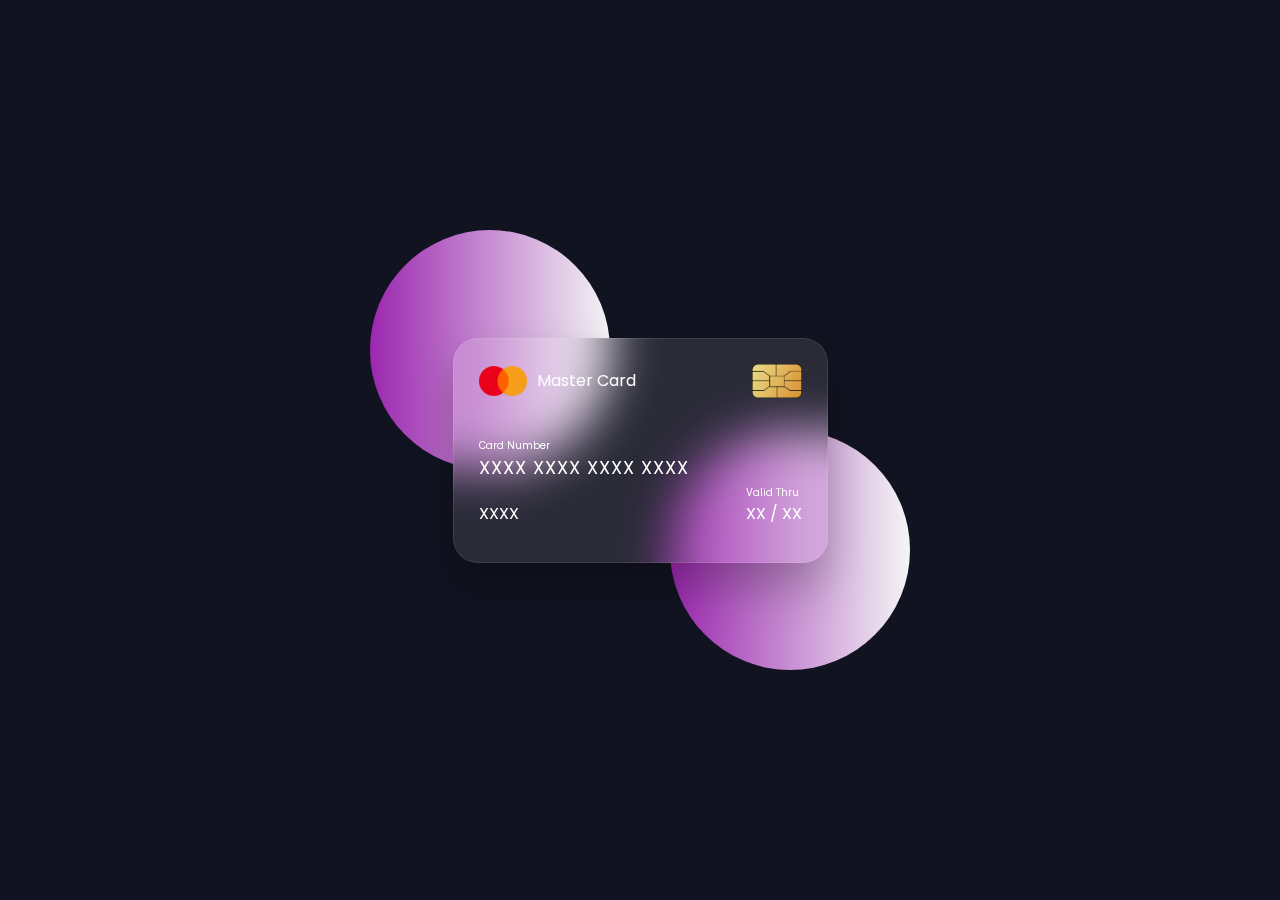
<file: index.html>
<!DOCTYPE html>
<!-- Coding by CodingLab | www.codinglabweb.com-->
<html lang="en">
  <head>
    <meta charset="UTF-8" />
    <meta http-equiv="X-UA-Compatible" content="IE=edge" />
    <meta name="viewport" content="width=device-width, initial-scale=1.0" />
    <title>Flipping Card UI Design</title>
    <link rel="stylesheet" href="style.css" />
  </head>
  <body>
  
    <section>
      
      <div class="container" >
        <div class="card front-face">
          <header>
            <span class="logo">
              <img src="logo.png" alt="" />
              <h5>Master Card</h5>
            </span>
            <img src="chip.png" alt="" class="chip" />
          </header>

          <div class="card-details">
            <div class="name-number">
              <h6>Card Number</h6>
              <h5 class="number" >XXXX XXXX XXXX XXXX</h5>
              <h5 class="name">XXXX</h5>
            </div>

            <div class="valid-date">
              <h6>Valid Thru</h6>
              <h5 class="date">XX / XX </h5>
            </div>
          </div>
        </div>

        <div class="card back-face">
          <h6>
            For customer service call +977 4343 3433 or email at
            mastercard@gmail.com
          </h6>
          <span class="magnetic-strip"></span>
          <div class="signature"><i>XXX</i></div>
          

          <h5>
            Lorem ipsum dolor sit amet, consectetur adipisicing elit. Officia
            maiores sed doloremque nesciunt neque beatae voluptatibus doloribus.
            Libero et quis magni magnam nihil temporibus? Facere consectetur
            dolore reiciendis et veniam.
          </h5>
        </div>
      </div>
    </section>
    <script src="addcard.js"></script>
    <script>
      window.onload=showRequiredCard();
      </script>
  </body>
</html>
</file>
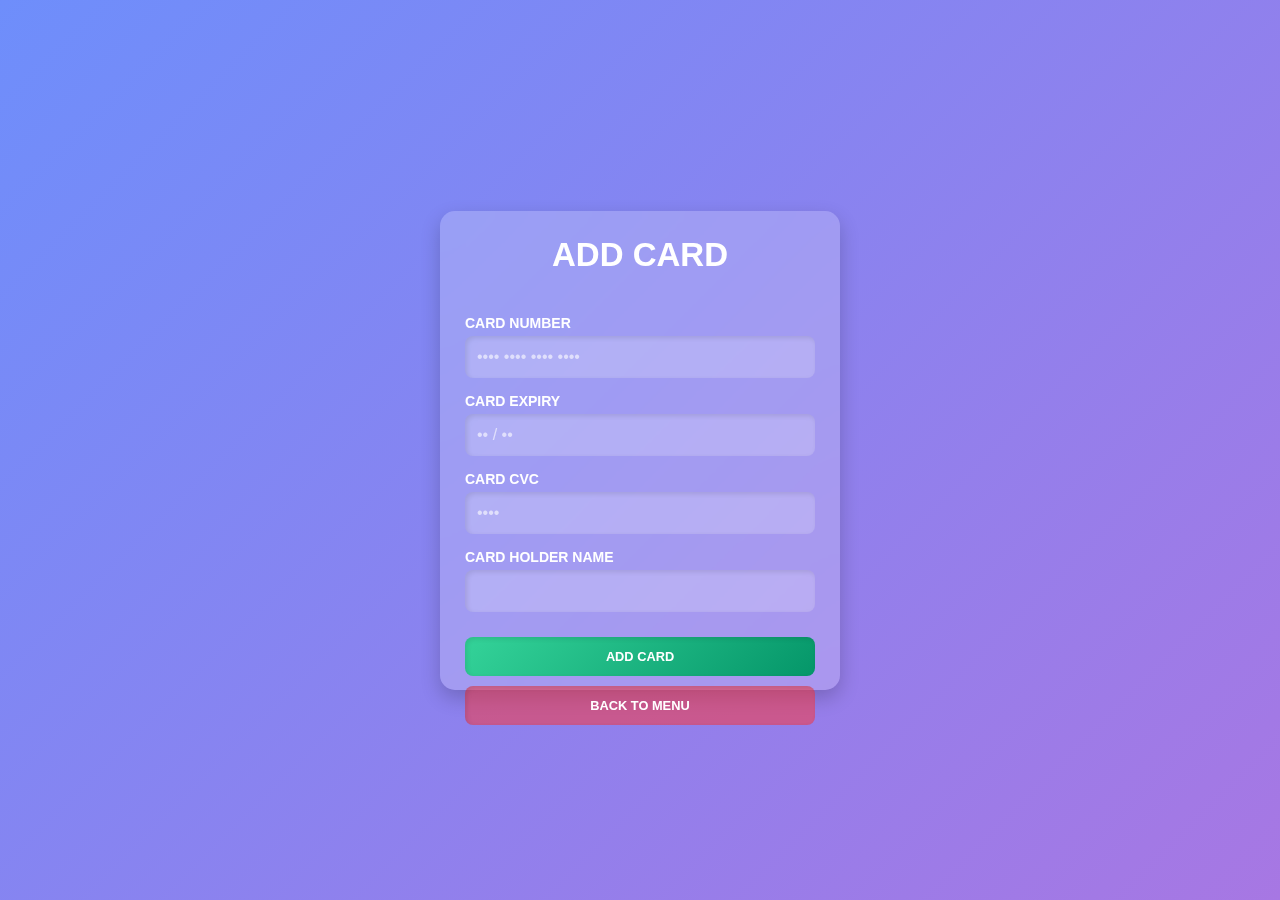
<file: addnewcardform.html>
<!DOCTYPE html>
<html lang="en">
<head>
    <meta charset="UTF-8">
    <meta name="viewport" content="width=device-width, initial-scale=1.0">
    <title>Document</title>
    
    <link rel="stylesheet" href="addnew.css" >
  
</head>
<body>
    

 <div class="padding">
    <div class="row">
        <div class="container-fluid d-flex justify-content-center">
            <div class="col-sm-8 col-md-6">
                <div class="card">
                    <div class="card-header">

                    <div class="row">
                        <div class="col-md-6">
                           <h2 class="head"> <span>ADD CARD</span></h1>
                            
                        </div>

                       <br>

                    </div>    

                    </div>
                    <div class="card-body" style="height: 350px">
                        <div class="form-group">
                        <label for="cc-number" class="control-label">CARD NUMBER</label>
                        <input id="cc-number" type="tel" class="input-lg form-control cc-number" autocomplete="cc-number" placeholder="&bull;&bull;&bull;&bull; &bull;&bull;&bull;&bull; &bull;&bull;&bull;&bull; &bull;&bull;&bull;&bull;" required>
                       
                      </div>

                      <div class="row">

                        <div class="col-md-6">
                             <div class="form-group">
                                <label for="cc-exp" class="control-label">CARD EXPIRY</label>
                                <input id="cc-exp" type="tel" class="input-lg form-control cc-exp" autocomplete="cc-exp" placeholder="&bull;&bull; / &bull;&bull;" required>
                              </div>

                            
                        </div>

                         <div class="col-md-6">
                           <div class="form-group">
                            <label for="cc-cvc" class="control-label">CARD CVC</label>
                            <input id="cc-cvc" type="tel" class="input-lg form-control cc-cvc" autocomplete="off" placeholder="&bull;&bull;&bull;&bull;" required>
                          </div>
                        </div>
                          
                      </div>

  
                      <div class="form-group">
                        <label for="numeric" class="control-label">CARD HOLDER NAME</label>
                        <input id="cardholder"  type="text" class="input-lg form-control">
                      </div>

                       <div class="form-group">
                        
                        <input  value="ADD CARD" type="button" id="addbutton" class="button" style="font-size: .8rem;" onclick="takevalue()" >
                        
                        <input  value="BACK TO MENU" type="button" class="backbutton" style="font-size: .8rem;" onclick='window.location.href="card.html"'>
                      </div>
                    </div>
                </div>
            </div>
        </div>
    </div>

</div>
<script src="addcard.js"></script>
</body>
</html>
</file>
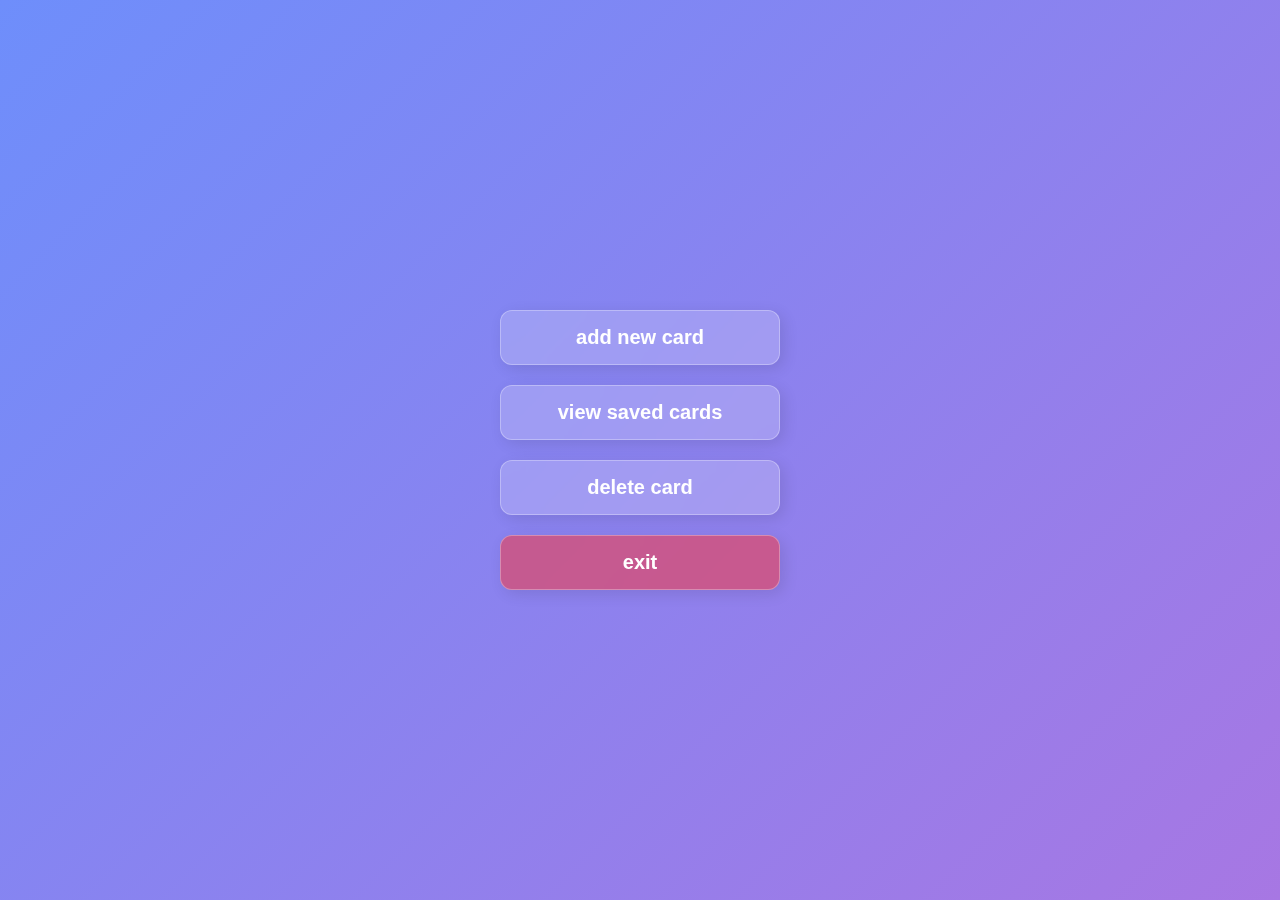
<file: card.html>
<!DOCTYPE html>
<html lang="en">
<head>
    <meta charset="UTF-8">
    <meta name="viewport" content="width=device-width, initial-scale=1.0">
    <title>Document</title>
    <link rel="stylesheet" href="cardcss.css" />
</head>
<body>
    <div class="first">
        <ul>
    <li id="new" onclick="window.location.href='addnewcardform.html'">add new card</li>
    
    <li id="viewsaved" onclick="window.location.href='listcards.html'"> view saved cards</li>
    <li id="delete"  onclick="window.location.href='deletecard.html'"> delete card</li>
        <li id="exit"> exit</li>
            
    </ul>

</div>
<script src="addcard.js"></script>
</body>

</html>
</file>
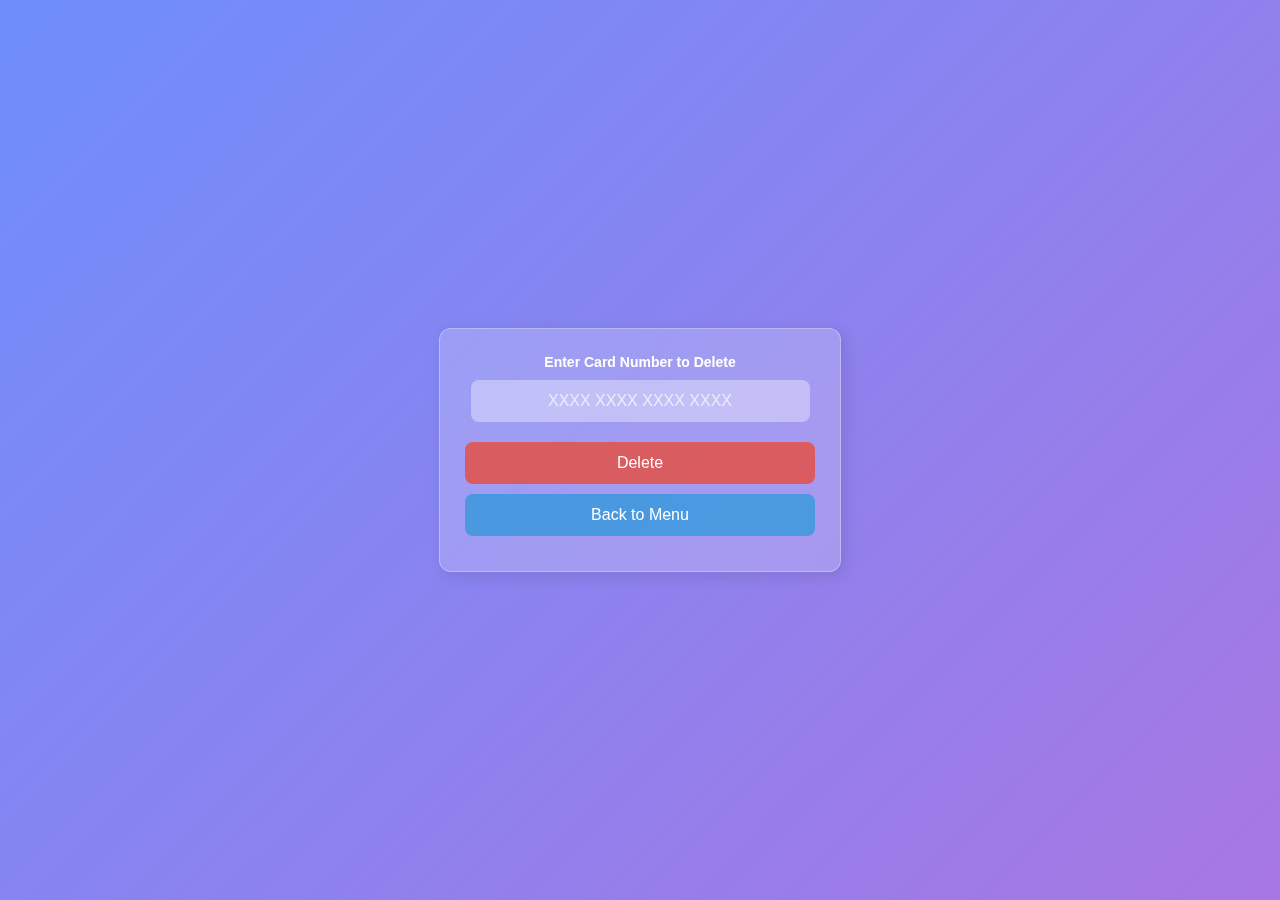
<file: deletecard.html>
<!DOCTYPE html>
<html lang="en">
<head>
    <meta charset="UTF-8">
    <meta name="viewport" content="width=device-width, initial-scale=1.0">
    <title>Delete Card</title>
    <style>
        /* Reset & Background */
        body {
            font-family: Arial, sans-serif;
            margin: 0;
            padding: 0;
            display: flex;
            justify-content: center;
            align-items: center;
            min-height: 100vh;
            background: linear-gradient(135deg, #6e8efb, #a777e3);
        }

        /* Main Container */
        .container {
            background: rgba(255, 255, 255, 0.2);
            padding: 25px;
            border-radius: 12px;
            box-shadow: 4px 4px 15px rgba(0, 0, 0, 0.1);
            text-align: center;
            width: 350px;
            max-width: 90%;
            backdrop-filter: blur(10px);
            border: 1px solid rgba(255, 255, 255, 0.3);
            transition: transform 0.3s ease;
        }

        /* Hover effect */
        .container:hover {
            transform: scale(1.05);
            box-shadow: 0 10px 30px rgba(0, 0, 0, 0.3);
        }

        /* Input Field */
        label {
            display: block;
            font-size: 14px;
            margin-bottom: 10px;
            font-weight: bold;
            color: white;
        }

        input {
            width: 90%;
            padding: 12px;
            margin-bottom: 20px;
            border: none;
            border-radius: 8px;
            font-size: 16px;
            background: rgba(255, 255, 255, 0.2);
            color: white;
            text-align: center;
            outline: none;
            backdrop-filter: blur(5px);
        }

        /* Placeholder text */
        input::placeholder {
            color: rgba(255, 255, 255, 0.7);
        }

        /* Button Styling */
        .btn {
            background-color: rgba(231, 76, 60, 0.8);
            color: white;
            border: none;
            padding: 12px;
            border-radius: 8px;
            cursor: pointer;
            font-size: 16px;
            width: 100%;
            transition: background 0.3s ease, transform 0.2s ease;
            margin-bottom: 10px;
        }

        .btn:hover {
            background-color: rgba(192, 57, 43, 0.9);
            transform: scale(1.05);
        }

        /* Back Button */
        .back-btn {
            background-color: rgba(52, 152, 219, 0.8);
        }

        .back-btn:hover {
            background-color: rgba(41, 128, 185, 0.9);
        }
    </style>
</head>
<body>

    <div class="container">
        <label for="cc-delete">Enter Card Number to Delete</label>
        <input id="cc-delete" type="tel" placeholder="XXXX XXXX XXXX XXXX" required>
        <button class="btn" onclick="confirmdelete()">Delete</button>
        <button class="btn back-btn" onclick="window.location.href='card.html'">Back to Menu</button>
    </div>

    <script src="addcard.js"></script>
</body>
</html>
</file>
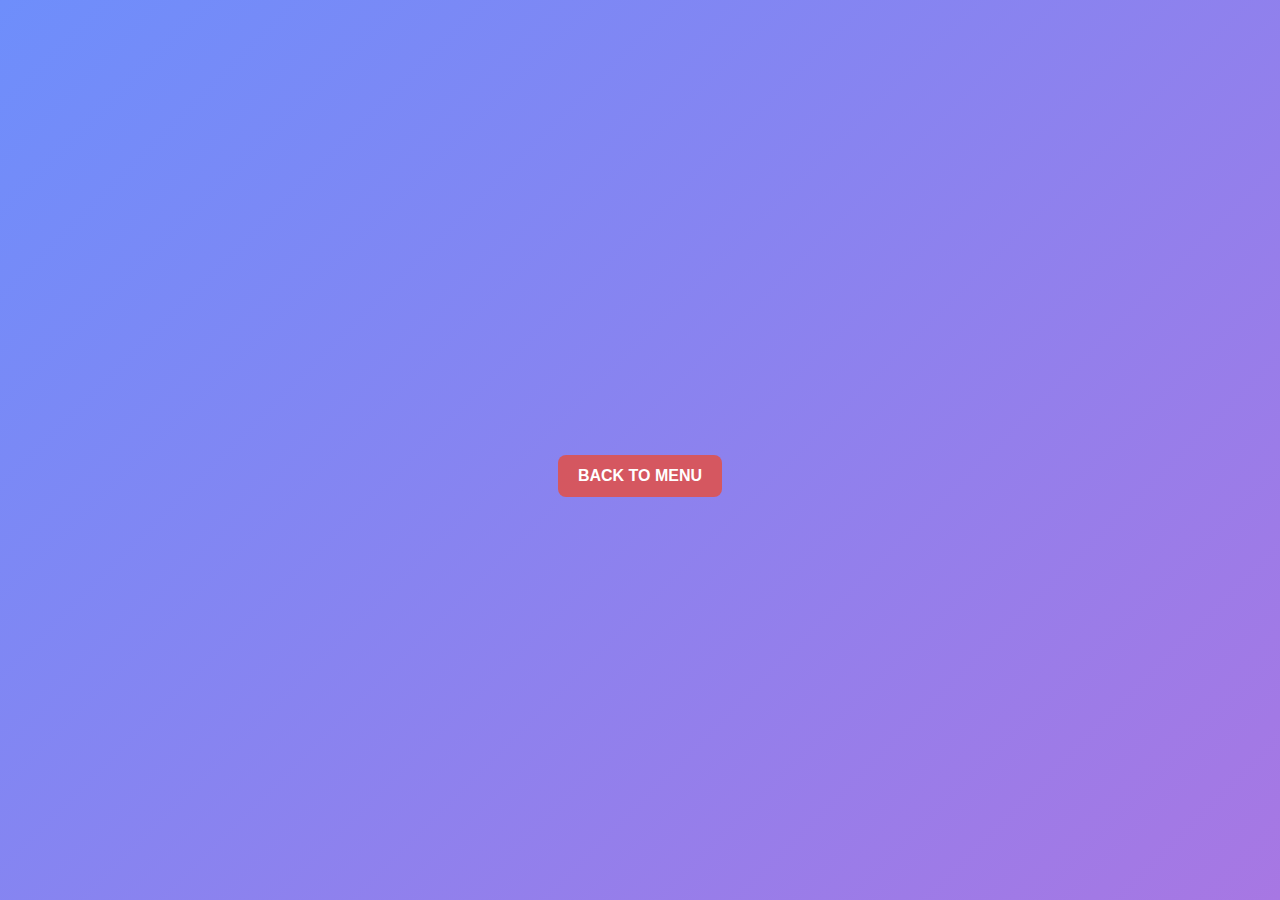
<file: listcards.html>
<!DOCTYPE html>
<html lang="en">
<head>
    <meta charset="UTF-8">
    <meta name="viewport" content="width=device-width, initial-scale=1.0">
    <title>Card List</title>
    <link rel="stylesheet" href="listcard.css" />
</head>
<body>

    <div class="container">
        <div class="listcards" id="listcards">
            <ul class="cardlist" id="cardlist"></ul> 
        </div>
        <button class="backbutton" onclick='window.location.href="card.html"'>BACK TO MENU</button>
    </div>

    <script src="addcard.js"></script>

</body>
</html>
</file>
<file: style.css>
/* Import Google Font - Poppins */
@import url("https://fonts.googleapis.com/css2?family=Poppins:wght@300;400;500;600&display=swap");

* {
  margin: 0;
  padding: 0;
  box-sizing: border-box;
  font-family: "Poppins", sans-serif;
}
section {
  position: relative;
  min-height: 100vh;
  width: 100%;
  background: #121321;
  display: flex;
  align-items: center;
  justify-content: center;
  color: #fff;
  perspective: 1000px;
}
section::before {
  content: "";
  position: absolute;
  height: 240px;
  width: 240px;
  border-radius: 50%;
  transform: translate(-150px, -100px);
  background: linear-gradient(90deg, #9c27b0, #f3f5f5);
}
section::after {
  content: "";
  position: absolute;
  height: 240px;
  width: 240px;
  border-radius: 50%;
  transform: translate(150px, 100px);
  background: linear-gradient(90deg, #9c27b0, #f3f5f5);
}
.container {
  position: relative;
  height: 225px;
  width: 375px;
  z-index: 100;
  transition: 0.6s;
  transform-style: preserve-3d;
}
.container:hover {
  transform: rotateY(180deg);
}
.container .card {
  position: absolute;
  height: 100%;
  width: 100%;
  padding: 25px;
  border-radius: 25px;
  backdrop-filter: blur(25px);
  background: rgba(255, 255, 255, 0.1);
  box-shadow: 0 25px 45px rgba(0, 0, 0, 0.25);
  border: 1px solid rgba(255, 255, 255, 0.1);
  backface-visibility: hidden;
}
.front-face header,
.front-face .logo {
  display: flex;
  align-items: center;
}
.front-face header {
  justify-content: space-between;
}
.front-face .logo img {
  width: 48px;
  margin-right: 10px;
}
h5 {
  font-size: 16px;
  font-weight: 400;
}
.front-face .chip {
  width: 50px;
}
.front-face .card-details {
  display: flex;
  margin-top: 40px;
  align-items: flex-end;
  justify-content: space-between;
}
h6 {
  font-size: 10px;
  font-weight: 400;
}
h5.number {
  font-size: 18px;
  letter-spacing: 1px;
}
h5.name {
  margin-top: 20px;
}
.card.back-face {
  border: none;
  padding: 15px 25px 25px 25px;
  transform: rotateY(180deg);
}
.card.back-face h6 {
  font-size: 8px;
}
.card.back-face .magnetic-strip {
  position: absolute;
  top: 40px;
  left: 0;
  height: 45px;
  width: 100%;
  background: #000;
}
.card.back-face .signature {
  display: flex;
  justify-content: flex-end;
  align-items: center;
  margin-top: 80px;
  height: 40px;
  width: 85%;
  border-radius: 6px;
  background: repeating-linear-gradient(
    #fff,
    #fff 3px,
    #efefef 0px,
    #efefef 9px
  );
}
.signature i {
  color: #000;
  font-size: 12px;
  padding: 4px 6px;
  border-radius: 4px;
  background-color: #fff;
  margin-right: -30px;
  z-index: -1;
}
.card.back-face h5 {
  font-size: 8px;
  margin-top: 15px;
}
</file>
<file: addnew.css>
/* Reset default styles */
* {
    margin: 0;
    padding: 0;
    box-sizing: border-box;
    font-family: "Poppins", sans-serif;
}

/* Background */
body {
    background: linear-gradient(135deg, #6e8efb, #a777e3);
    display: flex;
    justify-content: center;
    align-items: center;
    height: 100vh;
}

/* Card Container */
.card {
    background: rgba(255, 255, 255, 0.2); /* Frosted glass */
    border-radius: 15px;
    box-shadow: 0 8px 20px rgba(0, 0, 0, 0.2);
    backdrop-filter: blur(10px);
    padding: 25px;
    width: 400px;
    color: white;
}

/* Header */
.card-header {
    text-align: center;
    font-size: 22px;
    font-weight: bold;
    margin-bottom: 15px;
}

/* Form Fields */
.form-group {
    margin-bottom: 15px;
}

label {
    font-size: 14px;
    font-weight: bold;
    margin-bottom: 5px;
    display: block;
    color: #fff;
}

input {
    width: 100%;
    padding: 12px;
    font-size: 16px;
    border-radius: 8px;
    border: none;
    outline: none;
    background: rgba(255, 255, 255, 0.2);
    color: white;
    box-shadow: inset 2px 2px 5px rgba(0, 0, 0, 0.1);
    transition: 0.3s;
}

input::placeholder {
    color: rgba(255, 255, 255, 0.6);
}

/* Input Focus */
input:focus {
    background: rgba(255, 255, 255, 0.4);
    transform: scale(1.05);
}

/* Buttons */
.button, .backbutton {
    width: 100%;
    padding: 12px;
    font-size: 16px;
    font-weight: bold;
    border-radius: 8px;
    cursor: pointer;
    transition: 0.3s;
    margin-top: 10px;
}

.button {
    background: linear-gradient(135deg, #34d399, #059669);
    color: white;
    border: none;
}

.button:hover {
    background: linear-gradient(135deg, #059669, #065f46);
    transform: scale(1.05);
}

.backbutton {
    background: rgba(255, 50, 50, 0.5);
    color: white;
    border: none;
}

.backbutton:hover {
    background: rgba(255, 50, 50, 0.8);
}
</file>
<file: cardcss.css>
/* Reset styles */
* {
    padding: 0;
    margin: 0;
    box-sizing: border-box;
    font-family: "Poppins", sans-serif;
}

/* Full-screen container */
.first {
    display: flex;
    flex-direction: column;
    justify-content: center;
    align-items: center;
    height: 100vh;
    background: linear-gradient(135deg, #6e8efb, #a777e3);
    text-align: center;
    color: white;
}

/* Hero Section */
.hero {
    font-size: 38px;
    font-weight: bold;
    text-shadow: 2px 2px 10px rgba(0, 0, 0, 0.2);
    margin-bottom: 20px;
}

.subtitle {
    font-size: 18px;
    opacity: 0.8;
    margin-bottom: 40px;
}

/* Centering the list */
.first ul {
    list-style: none;
    display: flex;
    flex-direction: column;
    gap: 20px;
    align-items: center;
}

/* Buttons (li elements) */
.first li {
    background: rgba(255, 255, 255, 0.2);
    padding: 15px 30px;
    width: 280px;
    text-align: center;
    font-size: 20px;
    font-weight: bold;
    color: white;
    border-radius: 12px;
    cursor: pointer;
    transition: all 0.3s ease;
    backdrop-filter: blur(10px);
    border: 1px solid rgba(255, 255, 255, 0.3);
    box-shadow: 4px 4px 15px rgba(0, 0, 0, 0.1);
    position: relative;
    overflow: hidden;
}

/* Hover effect */
.first li:hover {
    background: rgba(255, 255, 255, 0.4);
    transform: scale(1.1);
    color: #6e8efb;
    box-shadow: 6px 6px 20px rgba(0, 0, 0, 0.2);
}

/* Exit button styling */
#exit {
    background: rgba(255, 50, 50, 0.5);
}

#exit:hover {
    background: rgba(255, 50, 50, 0.8);
    color: white;
}
</file>
<file: listcard.css>
/* Reset and Background */
body {
    font-family: Arial, sans-serif;
    margin: 0;
    padding: 0;
    display: flex;
    justify-content: center;
    align-items: center;
    height: 100vh;
    background: linear-gradient(135deg, #6e8efb, #a777e3);
}

/* Centering main container */
.container {
    display: flex;
    flex-direction: column;
    align-items: center;
    justify-content: center;
    width: 100%;
}

/* Card List Wrapper */
.listcards {
    display: flex;
    justify-content: center;
    align-items: center;
    width: 100%;
    margin-bottom: 20px;
}

/* Styling for the unordered list */
.cardlist {
    list-style: none;
    padding: 0;
    display: flex;
    gap: 15px;
    flex-wrap: wrap;
    justify-content: center;
}

/* Card styling */
.card {
    background: rgba(255, 255, 255, 0.2);
    padding: 20px;
    border-radius: 12px;
    box-shadow: 4px 4px 15px rgba(0, 0, 0, 0.1);
    transition: transform 0.3s ease, box-shadow 0.3s ease, background 0.3s ease;
    width: 140px;
    height: 140px;
    display: flex;
    justify-content: center;
    align-items: center;
    text-align: center;
    transform-origin: center;
    backdrop-filter: blur(10px);
    border: 1px solid rgba(255, 255, 255, 0.3);
}

/* Hover effect */
.card:hover {
    transform: scale(1.1);
    box-shadow: 0 10px 30px rgba(0, 0, 0, 0.3);
    background: rgba(255, 255, 255, 0.4);
    z-index: 10;
}

/* List item inside the card */
.card li {
    font-size: 20px;
    font-weight: bold;
    color: #333;
    padding: 0;
    margin: 0;
    list-style: none;
}

/* Back button styling */
.backbutton {
    font-size: 16px;
    font-weight: bold;
    color: white;
    background: rgba(231, 76, 60, 0.8);
    border: none;
    padding: 12px 20px;
    border-radius: 8px;
    cursor: pointer;
    transition: background 0.3s ease, transform 0.2s ease;
}

.backbutton:hover {
    background: rgba(192, 57, 43, 0.9);
    transform: scale(1.05);
}
</file>
